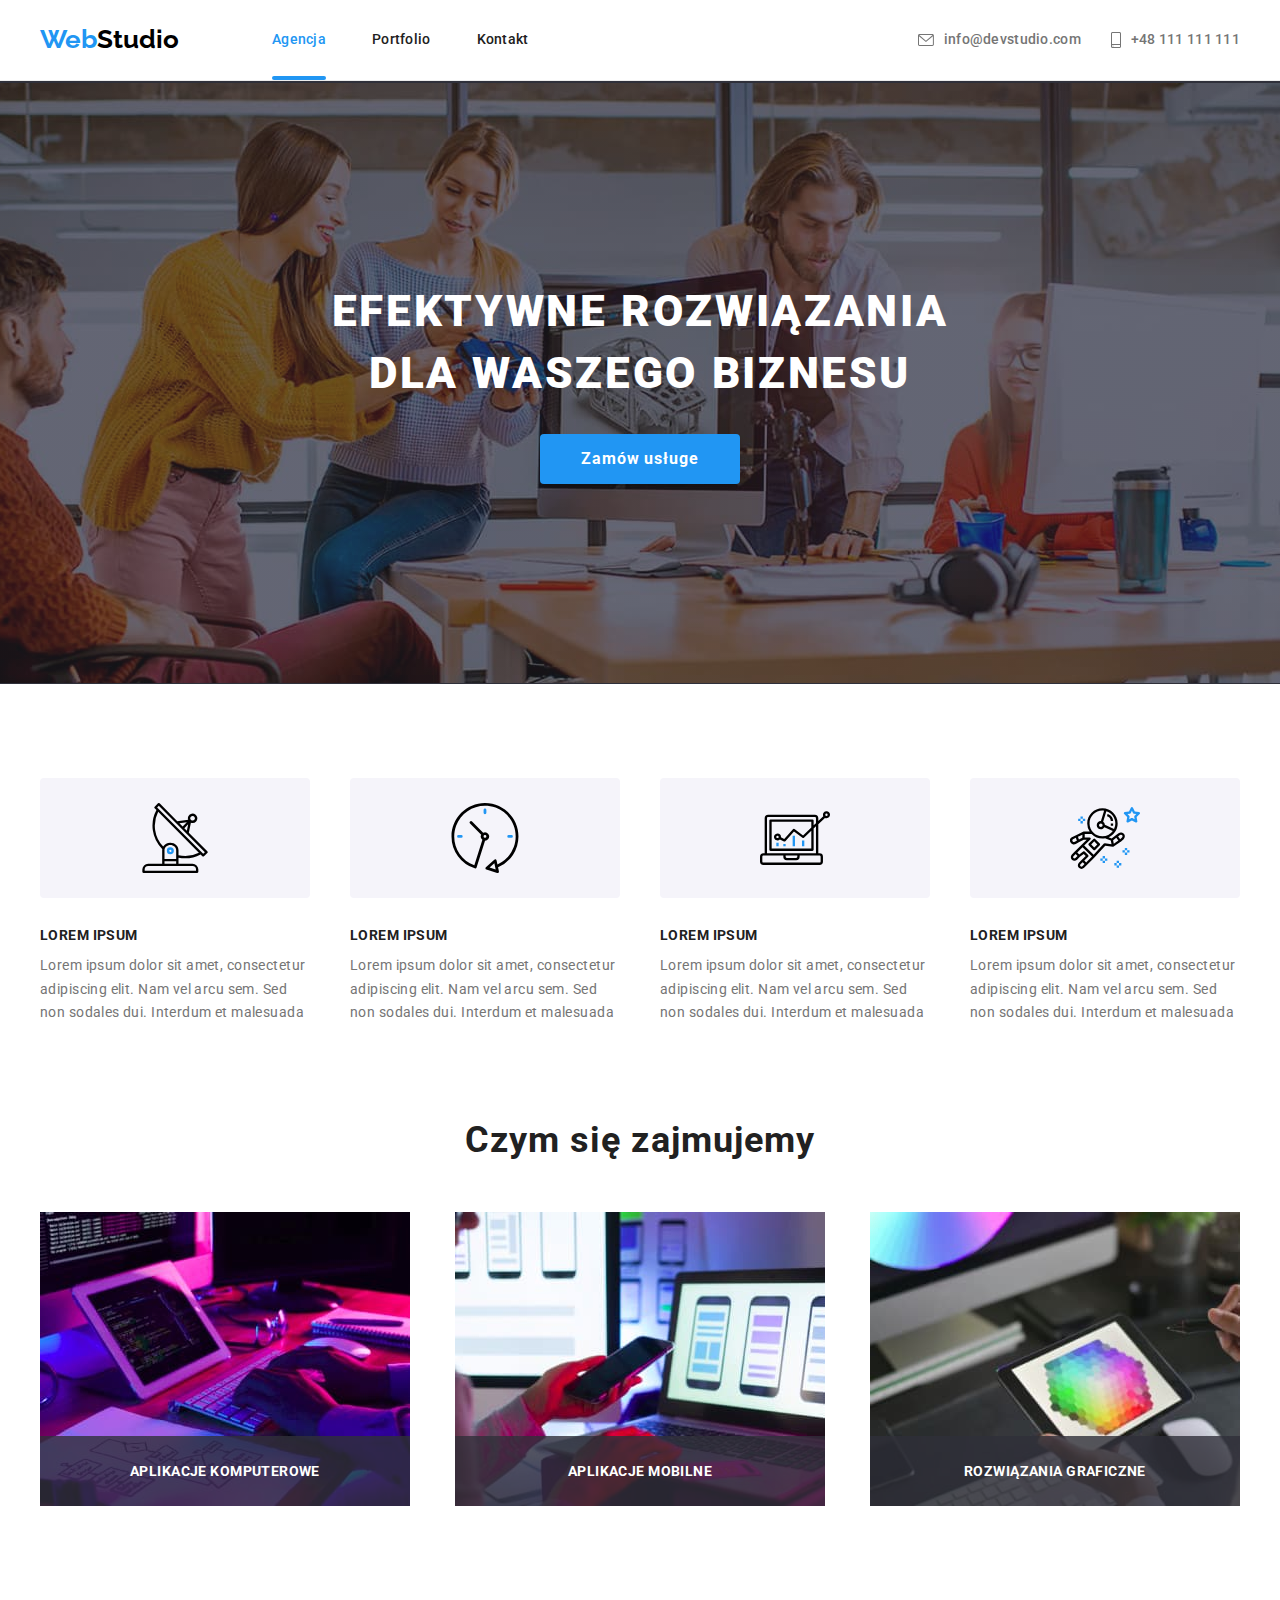
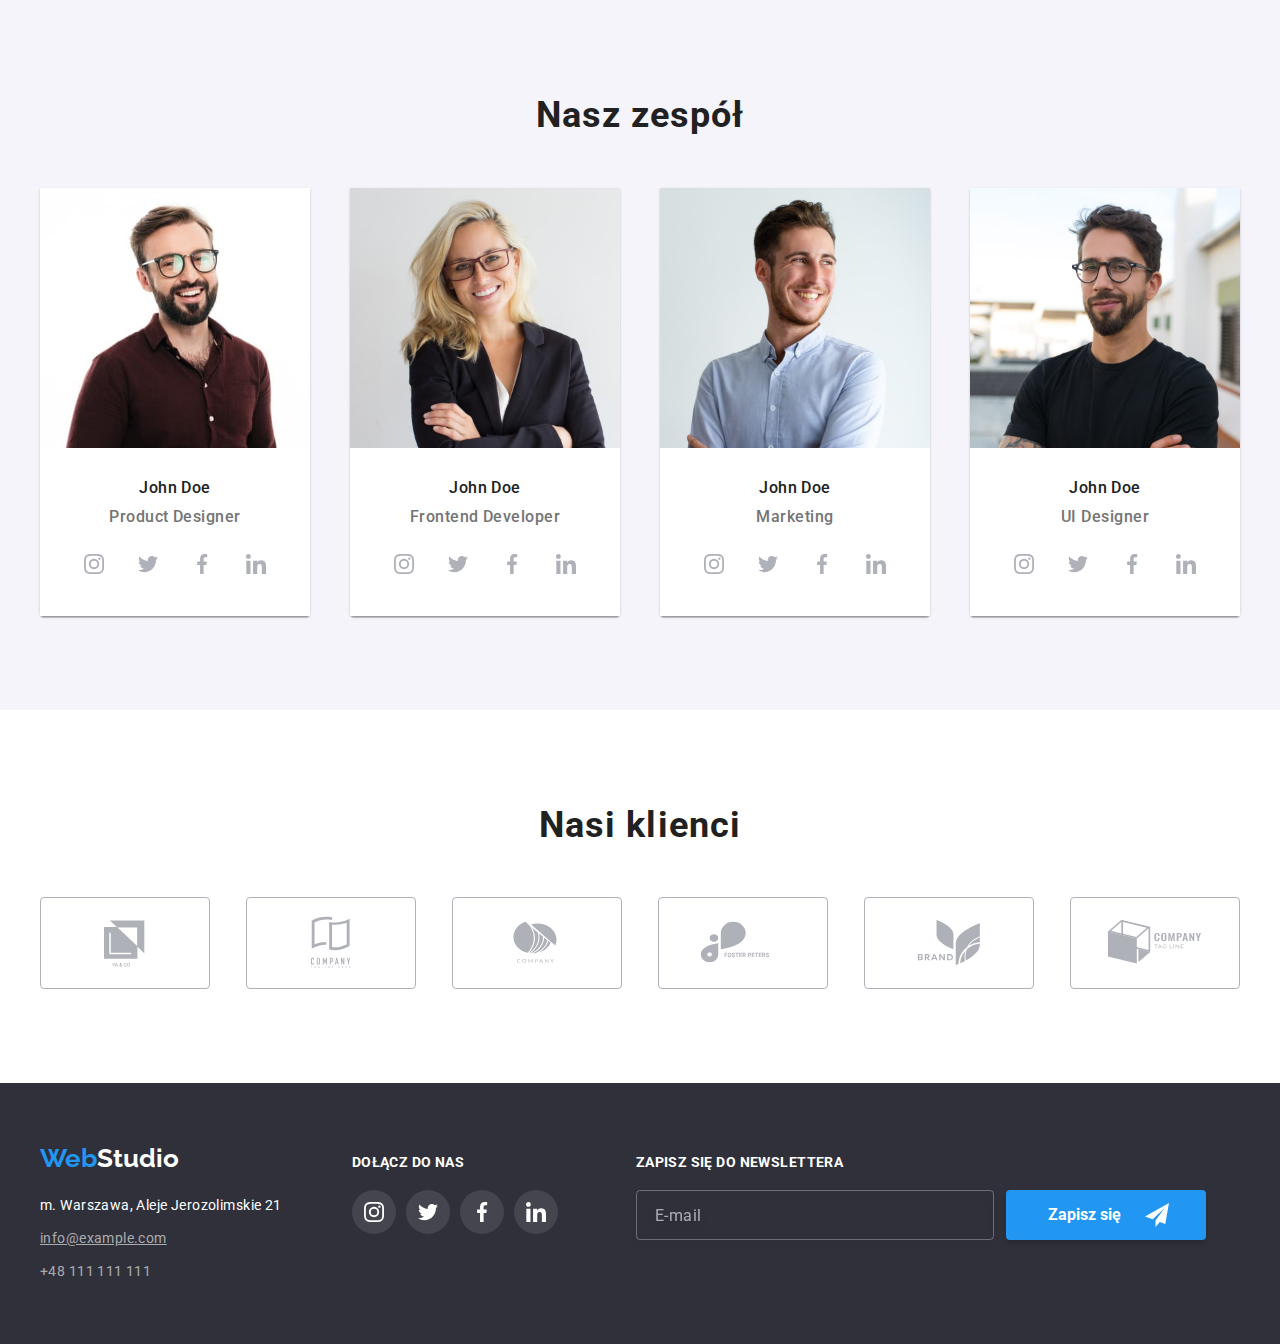
<file: index.html>
<!DOCTYPE html>
<html lang="pl">
    <head>
        <meta charset="UTF-8" />
        <meta http-equiv="X-UA-Compatible" content="IE=edge" />
        <meta name="viewport" content="width=device-width, initial-scale=1.0" />
        <title>Studio</title>
        <link
            rel="stylesheet"
            href="https://cdnjs.cloudflare.com/ajax/libs/modern-normalize/1.0.0/modern-normalize.min.css"
        />
        <link href="css/styles.css" rel="stylesheet" />
        <link rel="preconnect" href="https://fonts.googleapis.com" />
        <link rel="preconnect" href="https://fonts.gstatic.com" crossorigin />
        <link
            href="https://fonts.googleapis.com/css2?family=Raleway:wght@700&family=Roboto:wght@400;500;700;900&display=swap"
            rel="stylesheet"
        />
    </head>
    <body>
        <!-- Page header -->
        <header class="page-hdr">
            <div class="container box-header">
                <nav class="box-nav">
                    <a class="logo" href="./index.html"
                        ><span>Web</span>Studio</a
                    >
                    <ul class="nav-lst">
                        <li>
                            <a
                                class="is-active"
                                style="color: #2196f3"
                                href="index.html"
                                >Agencja</a
                            >
                        </li>
                        <li><a href="portfolio.html"> Portfolio</a></li>
                        <li><a href="">Kontakt</a></li>
                    </ul>
                </nav>
                <ul class="contact-lst">
                    <li>
                        <div class="contact-lst-icons">
                            <a href="mailto:info@devstudio.com">
                                <svg
                                    class="contact-lst-icon"
                                    xmlns="http://www.w3.org/2000/svg"
                                    width="16px"
                                    height="12px"
                                >
                                    <use
                                        href="./images/icons.svg#icon-envelope"
                                    ></use>
                                </svg>
                                info@devstudio.com
                            </a>
                        </div>
                    </li>
                    <li>
                        <div class="contact-lst-icons">
                            <a href="tel:+48111111111"
                                ><svg
                                    class="contact-lst-icon"
                                    xmlns="http://www.w3.org/2000/svg"
                                    width="10px"
                                    height="16px"
                                >
                                    <use
                                        href="./images/icons.svg#icon-smartphone"
                                    ></use></svg
                                >+48 111 111 111</a
                            >
                        </div>
                    </li>
                </ul>
            </div>
        </header>

        <!-- Main content -->
        <main>
            <!-- Firt section -->
            <section class="section section-hdr">
                <div class="container">
                    <h1 class="hdr-first">
                        Efektywne rozwiązania dla waszego biznesu
                    </h1>
                    <div class="box-btn-studio">
                        <button
                            class="btn-studio"
                            type="button"
                            data-modal-open
                        >
                            Zamów usługe
                        </button>
                        <!-- Modal-box-begining -->
                        <div class="backdrop is-hidden" data-modal>
                            <div class="modal">
                                <button
                                    class="modal-btn-close"
                                    data-modal-close
                                >
                                    <svg
                                        xmlns="http://www.w3.org/2000/svg"
                                        width="18px"
                                        height="18px"
                                    >
                                        <use
                                            href="./images/icons.svg#icon-close"
                                        ></use>
                                    </svg>
                                </button>
                                <form class="form">
                                    <p class="form-title">
                                        Zostaw swoje dane w formularzu poniżej
                                    </p>
                                    <div
                                        class="form-group"
                                        role="group"
                                        aria-labelledby="username-head"
                                    >
                                        <label
                                            >Imie
                                            <div class="box-input">
                                                <input
                                                    type="text"
                                                    name="username"
                                                /><svg
                                                    xmlns="http://www.w3.org/2000/svg"
                                                    width="18px"
                                                    height="18px"
                                                >
                                                    <use
                                                        href="./images/icons.svg#icon-person"
                                                    ></use>
                                                </svg>
                                            </div>
                                        </label>
                                    </div>
                                    <div
                                        class="form-group"
                                        role="group"
                                        aria-labelledby="phone-head"
                                    >
                                        <label
                                            >Telefon
                                            <div class="box-input">
                                                <input
                                                    type="tel"
                                                    name="phone_number"
                                                /><svg
                                                    xmlns="http://www.w3.org/2000/svg"
                                                    width="18px"
                                                    height="18px"
                                                >
                                                    <use
                                                        href="./images/icons.svg#icon-phone"
                                                    ></use>
                                                </svg></div
                                        ></label>
                                    </div>

                                    <div
                                        class="form-group"
                                        role="group"
                                        aria-labelledby="email-head"
                                    >
                                        <label
                                            >Email
                                            <div class="box-input">
                                                <input
                                                    type="email"
                                                    name="email"
                                                /><svg
                                                    xmlns="http://www.w3.org/2000/svg"
                                                    width="18px"
                                                    height="18px"
                                                >
                                                    <use
                                                        href="./images/icons.svg#icon-email"
                                                    ></use>
                                                </svg></div
                                        ></label>
                                    </div>

                                    <div
                                        class="form-group"
                                        role="group"
                                        aria-labelledby="comment-area"
                                    >
                                        <label
                                            >Komentarz
                                            <textarea
                                                name="comment"
                                                rows="5"
                                                placeholder="Wprowadź tekst"
                                            ></textarea>
                                        </label>
                                    </div>
                                    <div
                                        class="form-statute"
                                        role="group"
                                        aria-labelledby="form-statute"
                                    >
                                        <input
                                            type="checkbox"
                                            name="checkbox"
                                            id="statute"
                                        />
                                        <label
                                            class="statute-label"
                                            for="statute"
                                        >
                                            Oświadczam iż akceptuję
                                            <a href="">Regulamin</a> i
                                            <a href="">Politykę Prywatności.</a>
                                        </label>
                                    </div>
                                    <div class="form-btn-submit-box">
                                        <button
                                            class="form-btn-submit"
                                            type="submit"
                                        >
                                            Wyślij
                                        </button>
                                    </div>
                                </form>
                            </div>
                        </div>
                        <!-- Modal-box-ending -->
                    </div>
                </div>
            </section>

            <!-- Second section -->
            <section class="section">
                <div class="container">
                    <ul class="descr-lst">
                        <li>
                            <div class="descr-icons">
                                <svg
                                    xmlns="http://www.w3.org/2000/svg"
                                    width="70px"
                                    height="70px"
                                >
                                    <use
                                        href="./images/icons.svg#icon-antenna-1"
                                    ></use>
                                </svg>
                            </div>
                            <h3>Lorem ipsum</h3>
                            <p>
                                Lorem ipsum dolor sit amet, consectetur
                                adipiscing elit. Nam vel arcu sem. Sed non
                                sodales dui. Interdum et malesuada
                            </p>
                        </li>
                        <li>
                            <div class="descr-icons">
                                <svg
                                    xmlns="http://www.w3.org/2000/svg"
                                    width="70px"
                                    height="70px"
                                >
                                    <use
                                        href="./images/icons.svg#icon-clock-1"
                                    ></use>
                                </svg>
                            </div>
                            <h3>Lorem ipsum</h3>
                            <p>
                                Lorem ipsum dolor sit amet, consectetur
                                adipiscing elit. Nam vel arcu sem. Sed non
                                sodales dui. Interdum et malesuada
                            </p>
                        </li>
                        <li>
                            <div class="descr-icons">
                                <svg
                                    xmlns="http://www.w3.org/2000/svg"
                                    width="70px"
                                    height="70px"
                                >
                                    <use
                                        href="./images/icons.svg#icon-diagram-1"
                                    ></use>
                                </svg>
                            </div>
                            <h3>Lorem ipsum</h3>
                            <p>
                                Lorem ipsum dolor sit amet, consectetur
                                adipiscing elit. Nam vel arcu sem. Sed non
                                sodales dui. Interdum et malesuada
                            </p>
                        </li>
                        <li>
                            <div class="descr-icons">
                                <svg
                                    xmlns="http://www.w3.org/2000/svg"
                                    width="70px"
                                    height="70px"
                                >
                                    <use
                                        href="./images/icons.svg#icon-astronaut-1"
                                    ></use>
                                </svg>
                            </div>
                            <h3>Lorem ipsum</h3>
                            <p>
                                Lorem ipsum dolor sit amet, consectetur
                                adipiscing elit. Nam vel arcu sem. Sed non
                                sodales dui. Interdum et malesuada
                            </p>
                        </li>
                    </ul>
                </div>
            </section>
            <!-- Third section -->
            <section class="section section-about">
                <div class="container">
                    <h2 class="hdr-secondary">Czym się zajmujemy</h2>
                    <ul class="about-lst">
                        <li>
                            <img
                                src="images/programer-working.jpg"
                                alt="Programer working his desk office"
                                width="370"
                                height="294"
                            />
                            <span>aplikacje komputerowe</span>
                        </li>
                        <li>
                            <img
                                src="images/developing-application.jpg"
                                alt="Web UI Designers are developing application"
                                width="370"
                                height="294"
                            />
                            <span>aplikacje mobilne</span>
                        </li>
                        <li>
                            <img
                                src="images/creative-artist.jpg"
                                alt="Creative artist web design with working colour selection graphic tablet"
                                width="370"
                                height="294"
                            />
                            <span>rozwiązania graficzne</span>
                        </li>
                    </ul>
                </div>
            </section>
            <!-- Fourth section -->
            <section class="section section-team">
                <div class="container">
                    <h2 class="hdr-secondary">Nasz zespół</h2>
                    <div class="box-team">
                        <figure class="card-team">
                            <img
                                src="images/product-designer.jpg"
                                alt="Product Designer"
                                width="270"
                                height="260"
                            />
                            <figcaption class="card-team-descr">
                                <span>John Doe</span>
                                <span class="profession">Product Designer</span>
                                <div class="box-team-icons">
                                    <a class="team-icons" href="#">
                                        <svg
                                            xmlns="http://www.w3.org/2000/svg"
                                            width="20px"
                                            height="20px"
                                        >
                                            <use
                                                href="./images/icons.svg#icon-instagram-2"
                                            ></use>
                                        </svg>
                                    </a>
                                    <a class="team-icons" href="#">
                                        <svg
                                            xmlns="http://www.w3.org/2000/svg"
                                            width="20px"
                                            height="20px"
                                        >
                                            <use
                                                href="./images/icons.svg#icon-twitter-1"
                                            ></use>
                                        </svg>
                                    </a>
                                    <a class="team-icons" href="#">
                                        <svg
                                            xmlns="http://www.w3.org/2000/svg"
                                            width="20px"
                                            height="20px"
                                        >
                                            <use
                                                href="./images/icons.svg#icon-facebook-1"
                                            ></use>
                                        </svg>
                                    </a>
                                    <a class="team-icons" href="#">
                                        <svg
                                            xmlns="http://www.w3.org/2000/svg"
                                            width="20px"
                                            height="20px"
                                        >
                                            <use
                                                href="./images/icons.svg#icon-linkedin-1"
                                            ></use>
                                        </svg>
                                    </a>
                                </div>
                            </figcaption>
                        </figure>

                        <figure class="card-team">
                            <img
                                src="images/frontend-developer.jpg"
                                alt="Frontend Developer"
                                width="270"
                                height="260"
                            />
                            <figcaption class="card-team-descr">
                                <span>John Doe</span>
                                <span class="profession"
                                    >Frontend Developer</span
                                >
                                <div class="box-team-icons">
                                    <a class="team-icons" href="#">
                                        <svg
                                            xmlns="http://www.w3.org/2000/svg"
                                            width="20px"
                                            height="20px"
                                        >
                                            <use
                                                href="./images/icons.svg#icon-instagram-2"
                                            ></use>
                                        </svg>
                                    </a>
                                    <a class="team-icons" href="#">
                                        <svg
                                            xmlns="http://www.w3.org/2000/svg"
                                            width="20px"
                                            height="20px"
                                        >
                                            <use
                                                href="./images/icons.svg#icon-twitter-1"
                                            ></use>
                                        </svg>
                                    </a>
                                    <a class="team-icons" href="#">
                                        <svg
                                            xmlns="http://www.w3.org/2000/svg"
                                            width="20px"
                                            height="20px"
                                        >
                                            <use
                                                href="./images/icons.svg#icon-facebook-1"
                                            ></use>
                                        </svg>
                                    </a>
                                    <a class="team-icons" href="#">
                                        <svg
                                            xmlns="http://www.w3.org/2000/svg"
                                            width="20px"
                                            height="20px"
                                        >
                                            <use
                                                href="./images/icons.svg#icon-linkedin-1"
                                            ></use>
                                        </svg>
                                    </a>
                                </div>
                            </figcaption>
                        </figure>

                        <figure class="card-team">
                            <img
                                src="images/marketing-department.jpg"
                                alt="Marketing"
                                width="270"
                                height="260"
                            />
                            <figcaption class="card-team-descr">
                                <span>John Doe</span>
                                <span class="profession">Marketing</span>
                                <div class="box-team-icons">
                                    <a class="team-icons" href="#">
                                        <svg
                                            xmlns="http://www.w3.org/2000/svg"
                                            width="20px"
                                            height="20px"
                                        >
                                            <use
                                                href="./images/icons.svg#icon-instagram-2"
                                            ></use>
                                        </svg>
                                    </a>
                                    <a class="team-icons" href="#">
                                        <svg
                                            xmlns="http://www.w3.org/2000/svg"
                                            width="20px"
                                            height="20px"
                                        >
                                            <use
                                                href="./images/icons.svg#icon-twitter-1"
                                            ></use>
                                        </svg>
                                    </a>
                                    <a class="team-icons" href="#">
                                        <svg
                                            xmlns="http://www.w3.org/2000/svg"
                                            width="20px"
                                            height="20px"
                                        >
                                            <use
                                                href="./images/icons.svg#icon-facebook-1"
                                            ></use>
                                        </svg>
                                    </a>
                                    <a class="team-icons" href="#">
                                        <svg
                                            xmlns="http://www.w3.org/2000/svg"
                                            width="20px"
                                            height="20px"
                                        >
                                            <use
                                                href="./images/icons.svg#icon-linkedin-1"
                                            ></use>
                                        </svg>
                                    </a>
                                </div>
                            </figcaption>
                        </figure>

                        <figure class="card-team">
                            <img
                                src="images/ui-designer.jpg"
                                alt="UI Designer"
                                width="270"
                                height="260"
                            />
                            <figcaption class="card-team-descr">
                                <span>John Doe</span>
                                <span class="profession">UI Designer</span>
                                <div class="box-team-icons">
                                    <a class="team-icons" href="#">
                                        <svg
                                            xmlns="http://www.w3.org/2000/svg"
                                            width="20px"
                                            height="20px"
                                        >
                                            <use
                                                href="./images/icons.svg#icon-instagram-2"
                                            ></use>
                                        </svg>
                                    </a>
                                    <a class="team-icons" href="#">
                                        <svg
                                            xmlns="http://www.w3.org/2000/svg"
                                            width="20px"
                                            height="20px"
                                        >
                                            <use
                                                href="./images/icons.svg#icon-twitter-1"
                                            ></use>
                                        </svg>
                                    </a>
                                    <a class="team-icons" href="#">
                                        <svg
                                            xmlns="http://www.w3.org/2000/svg"
                                            width="20px"
                                            height="20px"
                                        >
                                            <use
                                                href="./images/icons.svg#icon-facebook-1"
                                            ></use>
                                        </svg>
                                    </a>
                                    <a class="team-icons" href="#">
                                        <svg
                                            xmlns="http://www.w3.org/2000/svg"
                                            width="20px"
                                            height="20px"
                                        >
                                            <use
                                                href="./images/icons.svg#icon-linkedin-1"
                                            ></use>
                                        </svg>
                                    </a>
                                </div>
                            </figcaption>
                        </figure>
                    </div>
                </div>
            </section>
            <!-- Fifth section -->
            <section class="section">
                <h2 class="hdr-secondary">Nasi klienci</h2>
                <div class="container box-client">
                    <a class="client-icons" href="#">
                        <svg
                            xmlns="http://www.w3.org/2000/svg"
                            width="106px"
                            height="60px"
                        >
                            <use href="./images/icons.svg#icon-Logo"></use>
                        </svg>
                    </a>
                    <a href="#" class="client-icons">
                        <svg
                            xmlns="http://www.w3.org/2000/svg"
                            width="106px"
                            height="60px"
                        >
                            <use href="./images/icons.svg#icon-Logo1"></use>
                        </svg>
                    </a>
                    <a class="client-icons" href="#">
                        <svg
                            xmlns="http://www.w3.org/2000/svg"
                            width="106px"
                            height="60px"
                        >
                            <use href="./images/icons.svg#icon-Logo2"></use>
                        </svg>
                    </a>
                    <a class="client-icons" href="#">
                        <svg
                            xmlns="http://www.w3.org/2000/svg"
                            width="106px"
                            height="60px"
                        >
                            <use href="./images/icons.svg#icon-Logo3"></use>
                        </svg>
                    </a>
                    <a class="client-icons" href="#">
                        <svg
                            xmlns="http://www.w3.org/2000/svg"
                            width="106px"
                            height="60px"
                        >
                            <use href="./images/icons.svg#icon-Logo4"></use>
                        </svg>
                    </a>
                    <a class="client-icons" href="#">
                        <svg
                            xmlns="http://www.w3.org/2000/svg"
                            width="106px"
                            height="60px"
                        >
                            <use href="./images/icons.svg#icon-Logo5"></use>
                        </svg>
                    </a>
                </div>
            </section>
        </main>
        <!-- Page footer -->
        <footer class="section-footer">
            <div class="container box-footer">
                <div>
                    <div class="box-logo">
                        <a class="logo logo-dark" href="./index.html"
                            ><span>Web</span>Studio</a
                        >
                    </div>
                    <address class="address">
                        <span>m. Warszawa, Aleje Jerozolimskie 21</span>

                        <a class="address-lnk" href="mailto:info@example.com"
                            >info@example.com</a
                        >
                        <a href="tel:+48111111111">+48 111 111 111</a>
                    </address>
                </div>

                <div>
                    <span class="hdr-join">dołącz do nas</span>
                    <div class="box-join">
                        <a href="#" class="join-icons">
                            <svg
                                xmlns="http://www.w3.org/2000/svg"
                                width="20px"
                                height="20px"
                            >
                                <use
                                    href="./images/icons.svg#icon-instagram-2"
                                ></use>
                            </svg>
                        </a>
                        <a href="#" class="join-icons">
                            <svg
                                xmlns="http://www.w3.org/2000/svg"
                                width="20px"
                                height="20px"
                            >
                                <use
                                    href="./images/icons.svg#icon-twitter-1"
                                ></use>
                            </svg>
                        </a>
                        <a href="#" class="join-icons">
                            <svg
                                xmlns="http://www.w3.org/2000/svg"
                                width="20px"
                                height="20px"
                            >
                                <use
                                    href="./images/icons.svg#icon-facebook-1"
                                ></use>
                            </svg>
                        </a>
                        <a href="#" class="join-icons">
                            <svg
                                xmlns="http://www.w3.org/2000/svg"
                                width="20px"
                                height="20px"
                            >
                                <use
                                    href="./images/icons.svg#icon-linkedin-1"
                                ></use>
                            </svg>
                        </a>
                    </div>
                </div>
                <form class="form-newsletter">
                    <label for="news">zapisz się do newslettera</label>
                    <div class="box-newsletter">
                        <input
                            type="email"
                            name="email"
                            placeholder="E-mail"
                            id="news"
                        />
                        <button type="submit">
                            Zapisz się
                            <svg
                                xmlns="http://www.w3.org/2000/svg"
                                width="24px"
                                height="24px"
                            >
                                <use href="./images/icons.svg#icon-send"></use>
                            </svg>
                        </button>
                    </div>
                </form>
            </div>
        </footer>
        <!-- Page footer-ending -->

        <script src="./js/modal.js"></script>
    </body>
</html>
</file>
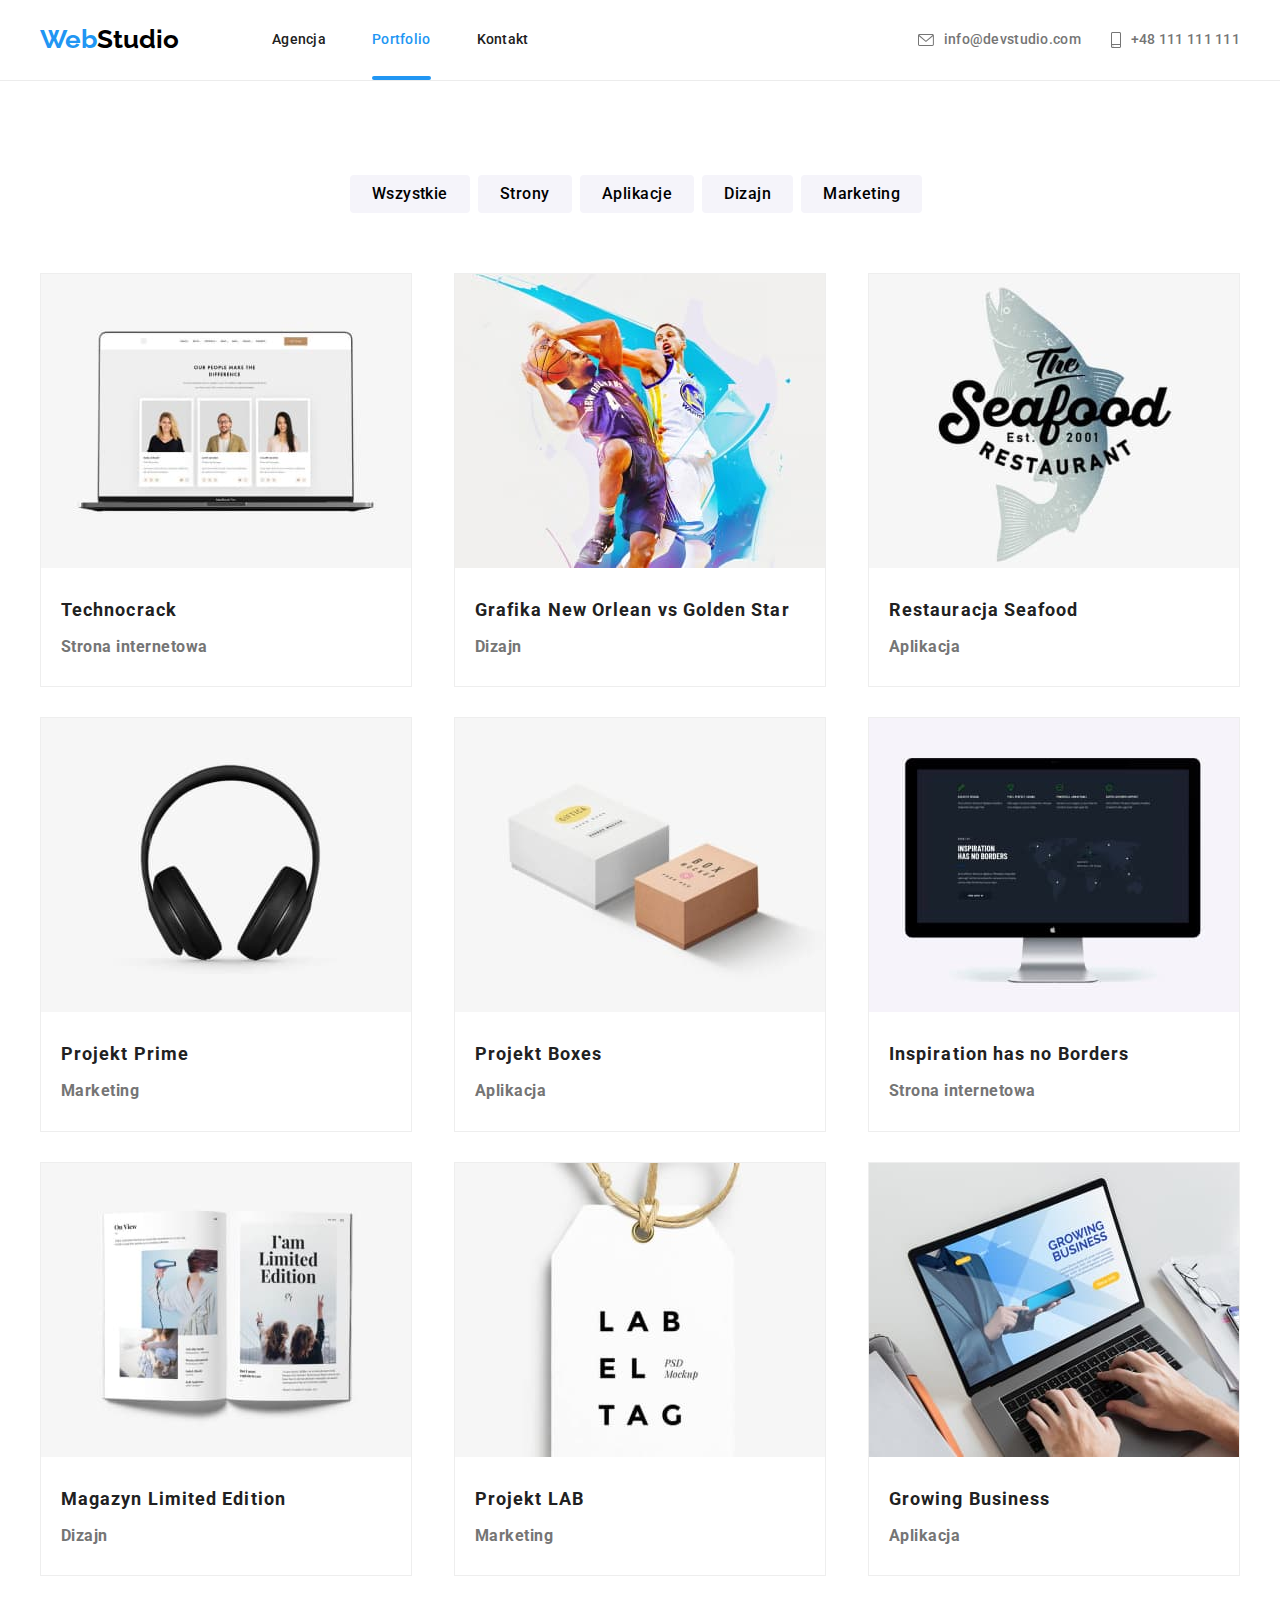
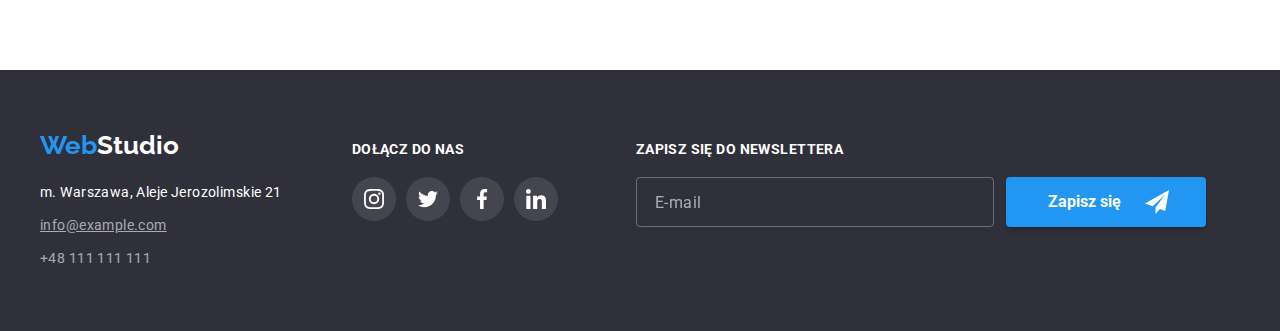
<file: portfolio.html>
<!DOCTYPE html>
<html lang="pl">
    <head>
        <meta charset="UTF-8" />
        <meta http-equiv="X-UA-Compatible" content="IE=edge" />
        <meta name="viewport" content="width=device-width, initial-scale=1.0" />
        <title>Portfolio</title>
        <link
            rel="stylesheet"
            href="https://cdnjs.cloudflare.com/ajax/libs/modern-normalize/1.0.0/modern-normalize.min.css"
        />
        <link href="css/styles.css" rel="stylesheet" />
        <link rel="preconnect" href="https://fonts.googleapis.com" />
        <link rel="preconnect" href="https://fonts.gstatic.com" crossorigin />
        <link
            href="https://fonts.googleapis.com/css2?family=Raleway:wght@700&family=Roboto:wght@400;500;700;900&display=swap"
            rel="stylesheet"
        />
    </head>
    <body>
        <!-- Page header -->
        <header class="page-hdr">
            <div class="container box-header">
                <nav class="box-nav">
                    <a class="logo" href="./index.html"
                        ><span>Web</span>Studio</a
                    >
                    <ul class="nav-lst">
                        <li><a href="index.html">Agencja</a></li>
                        <li>
                            <a
                                class="is-active"
                                style="color: #2196f3"
                                href="portfolio.html"
                            >
                                Portfolio</a
                            >
                        </li>
                        <li><a href="">Kontakt</a></li>
                    </ul>
                </nav>
                <ul class="contact-lst">
                    <li>
                        <div class="contact-lst-icons">
                            <a href="mailto:info@devstudio.com">
                                <svg
                                    class="contact-lst-icon"
                                    xmlns="http://www.w3.org/2000/svg"
                                    width="16px"
                                    height="12px"
                                >
                                    <use
                                        href="./images/icons.svg#icon-envelope"
                                    ></use>
                                </svg>
                                info@devstudio.com
                            </a>
                        </div>
                    </li>
                    <li>
                        <div class="contact-lst-icons">
                            <a href="tel:+48111111111"
                                ><svg
                                    class="contact-lst-icon"
                                    xmlns="http://www.w3.org/2000/svg"
                                    width="10px"
                                    height="16px"
                                >
                                    <use
                                        href="./images/icons.svg#icon-smartphone"
                                    ></use></svg
                                >+48 111 111 111</a
                            >
                        </div>
                    </li>
                </ul>
            </div>
        </header>
        <!-- Main content -->
        <main>
            <section class="section">
                <div class="container">
                    <ul class="btns-lst-portfolio">
                        <li>
                            <button type="button">Wszystkie</button>
                        </li>
                        <li>
                            <button type="button">Strony</button>
                        </li>
                        <li>
                            <button type="button">Aplikacje</button>
                        </li>
                        <li>
                            <button type="button">Dizajn</button>
                        </li>
                        <li>
                            <button type="button">Marketing</button>
                        </li>
                    </ul>
                </div>
            </section>
            <section class="section">
                <div class="container">
                    <ul class="portfolio-lst">
                        <li>
                            <figure class="card-portfolio">
                                <div class="box-overlay">
                                    <img
                                        src="images/portfolio1.jpg"
                                        alt="laptop wyświetlający stronę internetową"
                                        width="370"
                                        height="294"
                                    />
                                    <div class="overlay">
                                        <p>
                                            Technocrack jest popularną platformą
                                            wykorzystywaną do rozpowszechniania
                                            koronawirusa. Firmy wykorzystują tę
                                            platformę do celów szpiegowskich i
                                            ataków na niezabezpieczone serwery
                                            konkurencji
                                        </p>
                                    </div>
                                </div>
                                <figcaption class="card-portfolio-descr">
                                    <span>Technocrack</span
                                    ><span class="product"
                                        >Strona internetowa</span
                                    >
                                </figcaption>
                            </figure>
                        </li>

                        <li>
                            <figure class="card-portfolio">
                                <div class="box-overlay">
                                    <img
                                        src="images/portfolio2.jpg"
                                        alt="grafika z koszykarzami"
                                        width="370"
                                        height="294"
                                    />
                                    <div class="overlay">
                                        <p>
                                            Technocrack jest popularną platformą
                                            wykorzystywaną do rozpowszechniania
                                            koronawirusa. Firmy wykorzystują tę
                                            platformę do celów szpiegowskich i
                                            ataków na niezabezpieczone serwery
                                            konkurencji
                                        </p>
                                    </div>
                                </div>
                                <figcaption class="card-portfolio-descr">
                                    <span
                                        >Grafika New Orlean vs Golden Star</span
                                    ><span class="product">Dizajn</span>
                                </figcaption>
                            </figure>
                        </li>
                        <li>
                            <figure class="card-portfolio">
                                <div class="box-overlay">
                                    <img
                                        src="images/portfolio3.jpg"
                                        alt="logo restauracji"
                                        width="370"
                                        height="294"
                                    />
                                    <div class="overlay">
                                        <p>
                                            Technocrack jest popularną platformą
                                            wykorzystywaną do rozpowszechniania
                                            koronawirusa. Firmy wykorzystują tę
                                            platformę do celów szpiegowskich i
                                            ataków na niezabezpieczone serwery
                                            konkurencji
                                        </p>
                                    </div>
                                </div>
                                <figcaption class="card-portfolio-descr">
                                    <span>Restauracja Seafood</span
                                    ><span class="product">Aplikacja</span>
                                </figcaption>
                            </figure>
                        </li>
                        <li>
                            <figure class="card-portfolio">
                                <div class="box-overlay">
                                    <img
                                        src="images/portfolio4.jpg"
                                        alt="słuchawki"
                                        width="370"
                                        height="294"
                                    />
                                    <div class="overlay">
                                        <p>
                                            Technocrack jest popularną platformą
                                            wykorzystywaną do rozpowszechniania
                                            koronawirusa. Firmy wykorzystują tę
                                            platformę do celów szpiegowskich i
                                            ataków na niezabezpieczone serwery
                                            konkurencji
                                        </p>
                                    </div>
                                </div>
                                <figcaption class="card-portfolio-descr">
                                    <span>Projekt Prime</span
                                    ><span class="product">Marketing</span>
                                </figcaption>
                            </figure>
                        </li>
                        <li>
                            <figure class="card-portfolio">
                                <div class="box-overlay">
                                    <img
                                        src="images/portfolio5.jpg"
                                        alt="puedełka"
                                        width="370"
                                        height="294"
                                    />
                                    <div class="overlay">
                                        <p>
                                            Technocrack jest popularną platformą
                                            wykorzystywaną do rozpowszechniania
                                            koronawirusa. Firmy wykorzystują tę
                                            platformę do celów szpiegowskich i
                                            ataków na niezabezpieczone serwery
                                            konkurencji
                                        </p>
                                    </div>
                                </div>
                                <figcaption class="card-portfolio-descr">
                                    <span> Projekt Boxes</span
                                    ><span class="product">Aplikacja</span>
                                </figcaption>
                            </figure>
                        </li>
                        <li>
                            <figure class="card-portfolio">
                                <div class="box-overlay">
                                    <img
                                        src="images/portfolio6.jpg"
                                        alt="monitor wyświetlający stronę internetową"
                                        width="370"
                                        height="294"
                                    />
                                    <div class="overlay">
                                        <p>
                                            Technocrack jest popularną platformą
                                            wykorzystywaną do rozpowszechniania
                                            koronawirusa. Firmy wykorzystują tę
                                            platformę do celów szpiegowskich i
                                            ataków na niezabezpieczone serwery
                                            konkurencji
                                        </p>
                                    </div>
                                </div>
                                <figcaption class="card-portfolio-descr">
                                    <span>Inspiration has no Borders</span
                                    ><span class="product"
                                        >Strona internetowa</span
                                    >
                                </figcaption>
                            </figure>
                        </li>
                        <li>
                            <figure class="card-portfolio">
                                <div class="box-overlay">
                                    <img
                                        src="images/portfolio7.jpg"
                                        alt="magazyn"
                                        width="370"
                                        height="294"
                                    />
                                    <div class="overlay">
                                        <p>
                                            Technocrack jest popularną platformą
                                            wykorzystywaną do rozpowszechniania
                                            koronawirusa. Firmy wykorzystują tę
                                            platformę do celów szpiegowskich i
                                            ataków na niezabezpieczone serwery
                                            konkurencji
                                        </p>
                                    </div>
                                </div>
                                <figcaption class="card-portfolio-descr">
                                    <span>Magazyn Limited Edition</span
                                    ><span class="product">Dizajn</span>
                                </figcaption>
                            </figure>
                        </li>
                        <li>
                            <figure class="card-portfolio">
                                <div class="box-overlay">
                                    <img
                                        src="images/portfolio8.jpg"
                                        alt="etykieta"
                                        width="370"
                                        height="294"
                                    />
                                    <div class="overlay">
                                        <p>
                                            Technocrack jest popularną platformą
                                            wykorzystywaną do rozpowszechniania
                                            koronawirusa. Firmy wykorzystują tę
                                            platformę do celów szpiegowskich i
                                            ataków na niezabezpieczone serwery
                                            konkurencji
                                        </p>
                                    </div>
                                </div>
                                <figcaption class="card-portfolio-descr">
                                    <span>Projekt LAB</span
                                    ><span class="product">Marketing</span>
                                </figcaption>
                            </figure>
                        </li>
                        <li>
                            <figure class="card-portfolio">
                                <div class="box-overlay">
                                    <img
                                        src="images/portfolio9.jpg"
                                        alt="pisanie aplikacji na laptopie"
                                        width="370"
                                        height="294"
                                    />
                                    <div class="overlay">
                                        <p>
                                            Technocrack jest popularną platformą
                                            wykorzystywaną do rozpowszechniania
                                            koronawirusa. Firmy wykorzystują tę
                                            platformę do celów szpiegowskich i
                                            ataków na niezabezpieczone serwery
                                            konkurencji
                                        </p>
                                    </div>
                                </div>
                                <figcaption class="card-portfolio-descr">
                                    <span>Growing Business</span
                                    ><span class="product">Aplikacja</span>
                                </figcaption>
                            </figure>
                        </li>
                    </ul>
                </div>
            </section>
        </main>
        <!-- Page footer -->
        <footer class="section-footer">
            <div class="container box-footer">
                <div>
                    <div class="box-logo">
                        <a class="logo logo-dark" href="./index.html"
                            ><span>Web</span>Studio</a
                        >
                    </div>
                    <address class="address">
                        <span>m. Warszawa, Aleje Jerozolimskie 21</span>

                        <a class="address-lnk" href="mailto:info@example.com"
                            >info@example.com</a
                        >
                        <a href="tel:+48111111111">+48 111 111 111</a>
                    </address>
                </div>

                <div>
                    <span class="hdr-join">dołącz do nas</span>
                    <div class="box-join">
                        <a href="#" class="join-icons">
                            <svg
                                xmlns="http://www.w3.org/2000/svg"
                                width="20px"
                                height="20px"
                            >
                                <use
                                    href="./images/icons.svg#icon-instagram-2"
                                ></use>
                            </svg>
                        </a>
                        <a href="#" class="join-icons">
                            <svg
                                xmlns="http://www.w3.org/2000/svg"
                                width="20px"
                                height="20px"
                            >
                                <use
                                    href="./images/icons.svg#icon-twitter-1"
                                ></use>
                            </svg>
                        </a>
                        <a href="#" class="join-icons">
                            <svg
                                xmlns="http://www.w3.org/2000/svg"
                                width="20px"
                                height="20px"
                            >
                                <use
                                    href="./images/icons.svg#icon-facebook-1"
                                ></use>
                            </svg>
                        </a>
                        <a href="#" class="join-icons">
                            <svg
                                xmlns="http://www.w3.org/2000/svg"
                                width="20px"
                                height="20px"
                            >
                                <use
                                    href="./images/icons.svg#icon-linkedin-1"
                                ></use>
                            </svg>
                        </a>
                    </div>
                </div>
                <form class="form-newsletter">
                    <label for="news">zapisz się do newslettera</label>
                    <div class="box-newsletter">
                        <input
                            type="email"
                            name="email"
                            placeholder="E-mail"
                            id="news"
                        />
                        <button type="submit">
                            Zapisz się
                            <svg
                                xmlns="http://www.w3.org/2000/svg"
                                width="24px"
                                height="24px"
                            >
                                <use href="./images/icons.svg#icon-send"></use>
                            </svg>
                        </button>
                    </div>
                </form>
            </div>
        </footer>
        <!-- Page footer-ending -->
    </body>
</html>
</file>
<file: css/styles.css>
:root {
    --text-grey: #757575;
    --button-grey: #f5f4fa;
    --button-blue: #2196f3;
    --background-gray: #f5f4fa;
    --background-dark-grey: #2f303a;
    --logo-blue: #2196f3;
    --background-light-grey: #f5f4fa;
    --border-input: 1px solid rgba(33, 33, 33, 0.2);
    --cubic: cubic-bezier(0.4, 0, 0.2, 1);
}
body {
    font-family: 'Roboto', sans-serif;
    color: #212121;
}
.container {
    width: 1200px;
    margin: 0 auto;
}
.section {
    padding: 94px 15px;
}
h1,
h2,
h3,
p,
ul,
.card-team,
.card-portfolio {
    margin: 0;
    padding: 0;
}
.nav-lst,
.contact-lst,
.descr-lst,
.about-lst,
.btns-lst-portfolio,
.portfolio-lst {
    list-style: none;
}
/* Page header-beginning */

.logo {
    font-family: 'Raleway', sans-serif;
    font-size: 26px;
    font-weight: 700;
    color: #000;
    line-height: 1.2;
    text-decoration: none;
    padding-right: 93px;
}
.box-header {
    display: flex;
    justify-content: space-between;
    padding: 24px 0 25px;
    position: relative;
}
.page-hdr {
    border-bottom: 1px solid #ececec;
}
.box-nav {
    display: flex;
}
.nav-lst {
    display: flex;
    align-items: center;
}
.nav-lst li:not(:last-child) {
    padding-right: 46px;
}
.contact-lst {
    display: flex;
    align-items: center;
}
.contact-lst li:not(:first-child) {
    padding-left: 30px;
}
.logo span {
    color: var(--logo-blue);
}
.logo-dark {
    color: #fff;
}
.nav-lst a,
.contact-lst a {
    font-size: 14px;
    font-weight: 500;
    line-height: 1.1;
    letter-spacing: 0.02em;
    text-decoration: none;
    color: inherit;
    transition-property: color;
    transition-duration: 250ms;
    transition-timing-function: cubic-bezier(0.4, 0, 0.2, 1);
}
.contact-lst a {
    color: #757575;
}

.nav-lst a:is(:hover, :focus),
.contact-lst a:is(:hover, :focus) {
    color: var(--button-blue);
}
.nav-lst a:is(:hover, :focus)::after {
    content: '';
    display: flex;
    justify-content: center;
    position: absolute;
    top: 45px;
    width: 100%;
    height: 4px;
    border-radius: 2px;
    background-color: var(--button-blue);
}

.contact-lst-icons {
    display: flex;
    fill: currentColor;
}
.contact-lst-icons a {
    display: flex;
    align-items: center;
}
.contact-lst-icon {
    margin-right: 10px;
}
.nav-lst a {
    position: relative;
}
.is-active::after {
    content: '';
    display: flex;
    justify-content: center;
    position: absolute;
    top: 45px;
    width: 100%;
    height: 4px;
    border-radius: 2px;
    background-color: var(--button-blue);
}

/* Page header-ending */

/* Modal-begining */
.backdrop {
    display: flex;
    position: fixed;
    top: 0;
    left: 0;
    bottom: 0;
    right: 0;
    z-index: 1;
    background-color: rgba(0, 0, 0, 0.2);
    transition: visibility 250ms cubic-bezier(0.4, 0, 0.2, 1),
        opacity 250ms cubic-bezier(0.4, 0, 0.2, 1);
}
.modal {
    position: relative;
    width: 528px;
    min-height: 581px;
    background-color: #fff;
    box-shadow: 0px 1px 3px rgba(0, 0, 0, 0.12), 0px 1px 1px rgba(0, 0, 0, 0.14),
        0px 2px 1px rgba(0, 0, 0, 0.2);
    border-radius: 4px;
    margin: auto;
    display: flex;
    justify-content: center;
}
.is-hidden {
    pointer-events: none;
    visibility: hidden;
    opacity: 0;
}
.modal-btn-close {
    width: 30px;
    height: 30px;
    border: 1px solid rgba(0, 0, 0, 0.1);
    border-radius: 50%;
    background-color: transparent;
    display: flex;
    align-items: center;
    justify-content: center;
    outline: none;
    cursor: pointer;
    position: absolute;
    top: 8px;
    right: 8px;
}
.form {
    width: 448px;
    display: flex;
    flex-direction: column;
    margin-top: 40px;
    position: relative;
}
.form-title {
    font-weight: 700;
    font-size: 20px;
    line-height: 1.2;
    font-weight: 700;
    font-size: 20px;
    line-height: 23px;
    text-align: center;
    letter-spacing: 0.03em;
    margin-bottom: 12px;
}
.form-group {
    position: relative;
}

.form-group label {
    font-size: 12px;
    line-height: 1.2;
    letter-spacing: 0.01em;
    color: var(--text-grey);
}
.form-group input,
.form-group textarea {
    border: var(--border-input);
    border-radius: 4px;
    width: 100%;
}
.form-group textarea {
    resize: none;
    margin-top: 4px;
    margin-bottom: 20px;
    padding-left: 16px;
    padding-top: 12px;
    transition-property: border;
    transition-duration: 250ms;
    transition-timing-function: cubic-bezier(0.4, 0, 0.2, 1);
}
.form-group textarea::placeholder {
    font-size: 12px;
    line-height: 1.2;
    letter-spacing: 0.01em;
    color: rgba(117, 117, 117, 0.5);
}
.box-input {
    position: relative;
    margin-top: 4px;
    margin-bottom: 10px;
}

.form-group input {
    height: 40px;
    position: relative;
    padding-left: 42px;
    transition-property: border;
    transition-duration: 250ms;
    transition-timing-function: cubic-bezier(0.4, 0, 0.2, 1);
}
.form-group input:focus,
.form-group textarea:focus {
    border: 1px solid var(--button-blue);
    outline: none;
}
.form-group input:focus + svg {
    fill: var(--button-blue);
}
.form-group svg {
    position: absolute;
    top: 50%;
    left: 15px;
    transform: translateY(-50%);
    transition-property: fill;
    transition-duration: 250ms;
    transition-timing-function: cubic-bezier(0.4, 0, 0.2, 1);
}

.form-statute {
    display: flex;
    align-items: center;
    margin: 0 auto;
    position: relative;
}

.statute-label {
    font-size: 14px;
    line-height: 1.7;
    letter-spacing: 0.03;
    color: var(--text-grey);
    margin-left: 7px;
}

.statute-label a {
    color: var(--logo-blue);
}
.form-statute-icons {
    display: flex;
}

.form-statute input {
    appearance: none;
    cursor: pointer;
}
.form-statute input:not(:checked) {
    background-image: url("data:image/svg+xml;charset=utf8,%3Csvg width='16' height='15' viewBox='0 0 16 15' fill='none' xmlns='http://www.w3.org/2000/svg'%3E%3Cpath d='M14.2222 1.66667V13.3333H1.77778V1.66667H14.2222ZM14.2222 0H1.77778C0.8 0 0 0.75 0 1.66667V13.3333C0 14.25 0.8 15 1.77778 15H14.2222C15.2 15 16 14.25 16 13.3333V1.66667C16 0.75 15.2 0 14.2222 0Z' fill='%23212121'/%3E%3C/svg%3E");
    height: 15px;
    width: 16px;
}

.form-statute input:checked {
    background-image: url("data:image/svg+xml;charset=utf8,%3C!-- Generated by IcoMoon.io --%3E%3Csvg version='1.1' xmlns='http://www.w3.org/2000/svg' width='16' height='16' viewBox='0 0 34 34'%3E%3Ctitle%3Eicon-checked%3C/title%3E%3Cpath fill='%232196f3' d='M4.267 0h25.6c2.356 0 4.267 1.91 4.267 4.267v23.467c0 2.356-1.91 4.267-4.267 4.267h-25.6c-2.356 0-4.267-1.91-4.267-4.267v-23.467c0-2.356 1.91-4.267 4.267-4.267z'%3E%3C/path%3E%3Cpath fill='%23fff' stroke='%23fff' stroke-width='0.4267' stroke-miterlimit='4' stroke-linecap='butt' stroke-linejoin='miter' d='M8.442 16.537l-0.147-0.14-2.205 2.088 7.767 7.41 16.318-15.567-2.19-2.089-14.128 13.465-5.416-5.167z'%3E%3C/path%3E%3C/svg%3E");
    height: 16px;
    width: 16px;
}

.form-btn-submit-box {
    text-align: center;
}
.form-btn-submit {
    width: 200px;
    height: 50px;
    font-weight: 700;
    line-height: 1.9;
    letter-spacing: 0.06;
    color: #fff;
    outline: none;
    border: none;
    background-color: var(--button-blue);
    box-shadow: 0px 4px 4px rgba(0, 0, 0, 0.15);
    border-radius: 4px;
    padding: 0;
    cursor: pointer;
    margin-top: 30px;
}

/* Modal-ending */

/* Main content-beginning */

.section-hdr {
    background-color: var(--background-dark-grey);
    background-image: linear-gradient(
            rgba(47, 48, 58, 0.4),
            rgba(47, 48, 58, 0.4)
        ),
        url(../images/background.jpg);
    background-position: center;
    background-repeat: no-repeat;
}
.hdr-first {
    font-size: 44px;
    font-weight: 900;
    line-height: 1.4;
    letter-spacing: 0.06em;
    color: #fff;
    text-transform: uppercase;
    width: 696px;
    text-align: center;
    margin: 0 auto;
    padding-top: 106px;
}
.btn-studio {
    font-size: 16px;
    font-weight: 700;
    line-height: 1.4;
    letter-spacing: 0.06em;
    width: 200px;
    height: 50px;
    background-color: var(--button-blue);
    border-radius: 4px;
    color: #fff;
    box-shadow: 0px 4px 4px rgba(0, 0, 0, 0.15);
    cursor: pointer;
    outline: none;
    border: none;
    border-radius: 4px;
    display: flex;
    align-items: center;
    justify-content: center;
    margin: 30px auto 0;
    transition-property: box-shadow;
    transition-duration: 250ms;
    transition-timing-function: cubic-bezier(0.19, 1, 0.22, 1);
}
.btn-studio:is(:hover, :focus) {
    box-shadow: 0px 0px 12px -1px rgba(37, 32, 119, 0.99) inset;
    -webkit-box-shadow: 0px 0px 12px -1px rgba(37, 32, 119, 0.99) inset;
    -moz-box-shadow: 0px 0px 12px -1px rgba(37, 32, 119, 0.99) inset;
}
.box-btn-studio {
    padding-bottom: 106px;
}
.btns-lst-portfolio button {
    font-family: 'Roboto', sans-serif;
    font-size: 16px;
    font-weight: 500;
    line-height: 1.6;
    letter-spacing: 0.03em;
    background-color: var(--button-grey);
    cursor: pointer;
    outline: none;
    border: none;
    border-radius: 4px;
    padding: 6px 22px;
    transition-property: color, background-color, box-shadow;
    transition-duration: 250ms;
    transition-timing-function: cubic-bezier(0.4, 0, 0.2, 1);
}
button {
    font-weight: 900;
}
.btns-lst-portfolio button:is(:hover, :focus) {
    background-color: var(--button-blue);
    color: #fff;
    box-shadow: 0px 3px 1px rgba(0, 0, 0, 0.1), 0px 1px 2px rgba(0, 0, 0, 0.08),
        0px 2px 2px rgba(0, 0, 0, 0.12);
    cursor: pointer;
}
.btns-lst-portfolio {
    display: flex;
    justify-content: center;
}
.btns-lst-portfolio button:not(last-child) {
    margin-right: 8px;
}
.descr-lst {
    display: flex;
    justify-content: space-between;
    gap: 40px;
}

.descr-lst p {
    padding-top: 10px;
}
.descr-lst h3 {
    font-size: 14px;
    font-weight: 700;
    line-height: 1.1;
    letter-spacing: 0.03em;
    text-transform: uppercase;
}
.descr-lst p {
    font-size: 14px;
    line-height: 1.7;
    letter-spacing: 0.03em;
    color: var(--text-grey);
}
.descr-icons {
    width: 270px;
    height: 120px;
    background-color: #f5f4fa;
    border-radius: 4px;
    margin-bottom: 30px;
    display: flex;
    align-items: center;
    justify-content: center;
}
.section-about {
    margin-top: -94px;
}
.about-lst {
    display: flex;
    justify-content: space-between;
    padding-top: 50px;
    gap: 45px;
}

.about-lst img {
    display: block;
}
.about-lst {
    position: relative;
}
.about-lst span {
    font-size: 14px;
    font-weight: 700;
    line-height: 1.1;
    letter-spacing: 0.03em;
    color: #fff;
    text-transform: uppercase;
    width: 370px;
    height: 70px;
    background-color: rgba(47, 48, 58, 0.8);
    display: flex;
    justify-content: center;
    align-items: center;
    position: absolute;
    bottom: 0;
}

.box-team {
    display: flex;
    gap: 40px;
    justify-content: space-between;
    padding-top: 50px;
}

.card-team {
    box-shadow: 0px 1px 3px rgba(0, 0, 0, 0.12), 0px 1px 1px rgba(0, 0, 0, 0.14),
        0px 2px 1px rgba(0, 0, 0, 0.2);
    border-radius: 0px 0px 4px 4px;
    display: flex;
    flex-direction: column;
}
.card-team-descr {
    font-size: 16px;
    font-weight: 500;
    line-height: 1.2;
    letter-spacing: 0.03em;
    background-color: #fff;
    display: flex;
    flex-direction: column;
    align-items: center;
    padding: 30px 0;
}

.section-team {
    background-color: var(--background-light-grey);
}
.box-team-icons {
    width: 206px;
    display: flex;
    justify-content: space-between;
    margin-top: 16px;
}
.team-icons {
    width: 44px;
    height: 44px;
    border-radius: 50%;
    fill: #afb1b8;
    display: flex;
    align-items: center;
    justify-content: center;
    transition-property: fill, background-color;
    transition-duration: 250ms;
    transition-timing-function: cubic-bezier(0.4, 0, 0.2, 1);
}

.team-icons:is(:hover, :focus) {
    background-color: #2196f3;
    fill: #fff;
    cursor: pointer;
}
.hdr-secondary {
    font-size: 36px;
    font-weight: 700;
    line-height: 1.2;
    letter-spacing: 0.03em;
    text-align: center;
}
.profession {
    font-size: 16px;
    line-height: 1.2;
    letter-spacing: 0.03em;
    color: var(--text-grey);
    padding-top: 10px;
}

.product {
    font-size: 16px;
    line-height: 1.9;
    letter-spacing: 0.03em;
    color: var(--text-grey);
    padding-top: 4px;
}

.portfolio-lst {
    display: flex;
    flex-wrap: wrap;
    gap: 30px;
    justify-content: space-between;
    margin-top: -128px;
}

.card-portfolio {
    border: 1px solid #eeeeee;
}
.box-overlay {
    position: relative;
    display: flex;
    flex-direction: column;
    transition-property: box-shadow;
    transition-duration: 250ms;
    transition-timing-function: cubic-bezier(0.4, 0, 0.2, 1);
    overflow: hidden;
}
.overlay {
    position: absolute;
    top: 0;
    left: 0;
    width: 100%;
    height: 100%;
    background-color: rgba(33, 150, 243, 0.9);
    transform: translateY(294px);
    transition: transform 150ms ease-in-out;
}

.overlay p {
    font-size: 18px;
    line-height: 1.5;
    letter-spacing: 0.03em;
    color: #fff;
    text-align: left;
    padding: 49px 24px;
}
.card-portfolio:is(:hover, :focus) .overlay {
    transform: translateY(0);
}
.card-portfolio:is(:hover, :focus) {
    box-shadow: 0px 1px 1px rgba(0, 0, 0, 0.12), 0px 4px 4px rgba(0, 0, 0, 0.06),
        1px 4px 6px rgba(0, 0, 0, 0.16);
    cursor: pointer;
}
.card-portfolio-descr {
    font-size: 18px;
    font-weight: 700;
    line-height: 2;
    letter-spacing: 0.06em;
    background-color: #fff;
    display: flex;
    flex-direction: column;
    padding: 24px 20px;
}
.box-client {
    display: flex;
    justify-content: space-between;
}
.client-icons {
    width: 170px;
    height: 92px;
    border: 1px solid #afb1b8;
    border-radius: 4px;
    display: flex;
    align-items: center;
    justify-content: center;
    margin-top: 50px;
    fill: #afb1b8;
    transition-property: fill;
    transition-duration: 250ms;
    transition-timing-function: cubic-bezier(0.4, 0, 0.2, 1);
}
.client-icons:is(:hover, :focus) {
    fill: var(--button-blue);
    border: 1px solid var(--button-blue);
    cursor: pointer;
}
/* Main content-ending*/

/* Page footer-beginning */
.section-footer {
    background-color: var(--background-dark-grey);
}

.address a,
.address span {
    font-size: 14px;
    line-height: 1.7;
    letter-spacing: 0.03em;
    text-decoration: none;
    color: #fff;
    font-style: normal;
}
.address .address-lnk {
    color: rgba(255, 255, 255, 0.6);
    text-decoration: underline;
}

.address a {
    color: rgba(255, 255, 255, 0.6);
    display: flex;
    transition-property: color;
    transition-duration: 250ms;
    transition-timing-function: cubic-bezier(0.4, 0, 0.2, 1);
}

.address a:is(:hover, :focus) {
    color: var(--button-blue);
}
.box-logo {
    padding-top: 60px;
}
.address {
    padding-top: 20px;
    padding-bottom: 60px;
}
.address a {
    padding-top: 9px;
}

.hdr-join {
    font-weight: 700;
    font-size: 14px;
    line-height: 1.1;
    letter-spacing: 0.03em;
    text-transform: uppercase;
    color: #fff;
    display: flex;
    margin-top: 72px;
    margin-left: 70px;
}
.box-join {
    width: 206px;
    display: flex;
    justify-content: space-between;
    fill: #fff;
    padding-top: 20px;
    margin-left: 70px;
}
.join-icons {
    width: 44px;
    height: 44px;
    border-radius: 50%;
    background-color: rgba(255, 255, 255, 0.1);
    display: flex;
    align-items: center;
    justify-content: center;
    transition-property: background-color;
    transition-duration: 250ms;
    transition-timing-function: cubic-bezier(0.4, 0, 0.2, 1);
}
.join-icons:is(:hover, :focus) {
    background-color: var(--button-blue);
    cursor: pointer;
}
.box-footer {
    display: flex;
}
/* Form-footer-begining */
.form-newsletter {
    display: flex;
    flex-direction: column;
    margin-top: 72px;
    margin-left: 78px;
}
.form-newsletter label {
    font-weight: 700;
    font-size: 14px;
    line-height: 1.1;
    letter-spacing: 0.03em;
    text-transform: uppercase;
    color: #fff;
    margin-bottom: 20px;
}
.form-newsletter input {
    width: 358px;
    height: 50px;
    background-color: transparent;
    border: 1px solid rgba(255, 255, 255, 0.3);
    filter: drop-shadow(0px 4px 4px rgba(0, 0, 0, 0.15));
    border-radius: 4px;
    text-indent: 16px;
}
.form-newsletter input::placeholder {
    line-height: 1.25;
    letter-spacing: 0.03em;
    color: rgba(255, 255, 255, 0.6);
}
.form-newsletter input[placeholder] {
    color: #fff;
}
.form-newsletter button {
    width: 200px;
    height: 50px;
    font-weight: 700;
    line-height: 1.9;
    letter-spacing: 0.06;
    color: #fff;
    outline: none;
    border: none;
    background-color: var(--button-blue);
    box-shadow: 0px 4px 4px rgba(0, 0, 0, 0.15);
    border-radius: 4px;
    display: flex;
    align-items: center;
    padding-left: 42px;
    cursor: pointer;
}
.form-newsletter button svg {
    fill: #fff;
    display: flex;
    margin-left: 24px;
}
.box-newsletter {
    display: flex;
    gap: 12px;
}
/* Form-footer-ending */
/* Page footer-ending */
</file>
